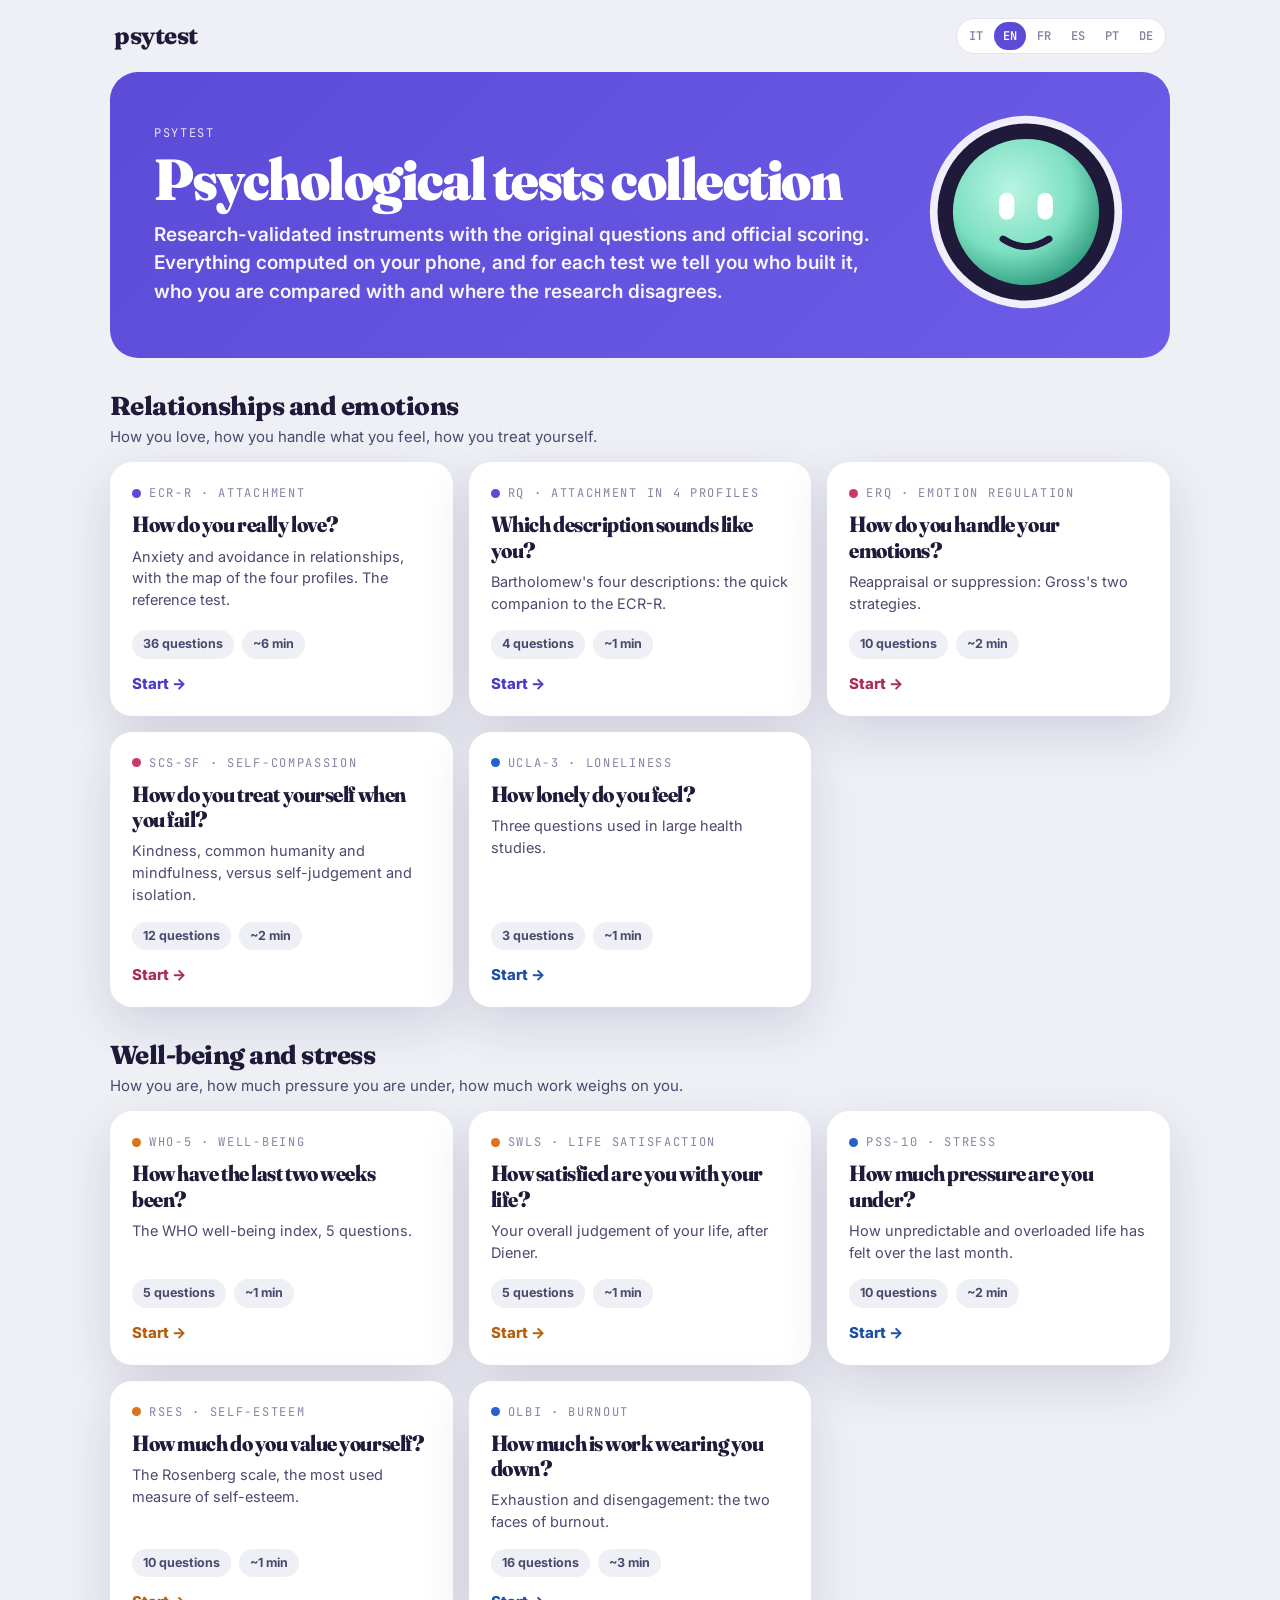
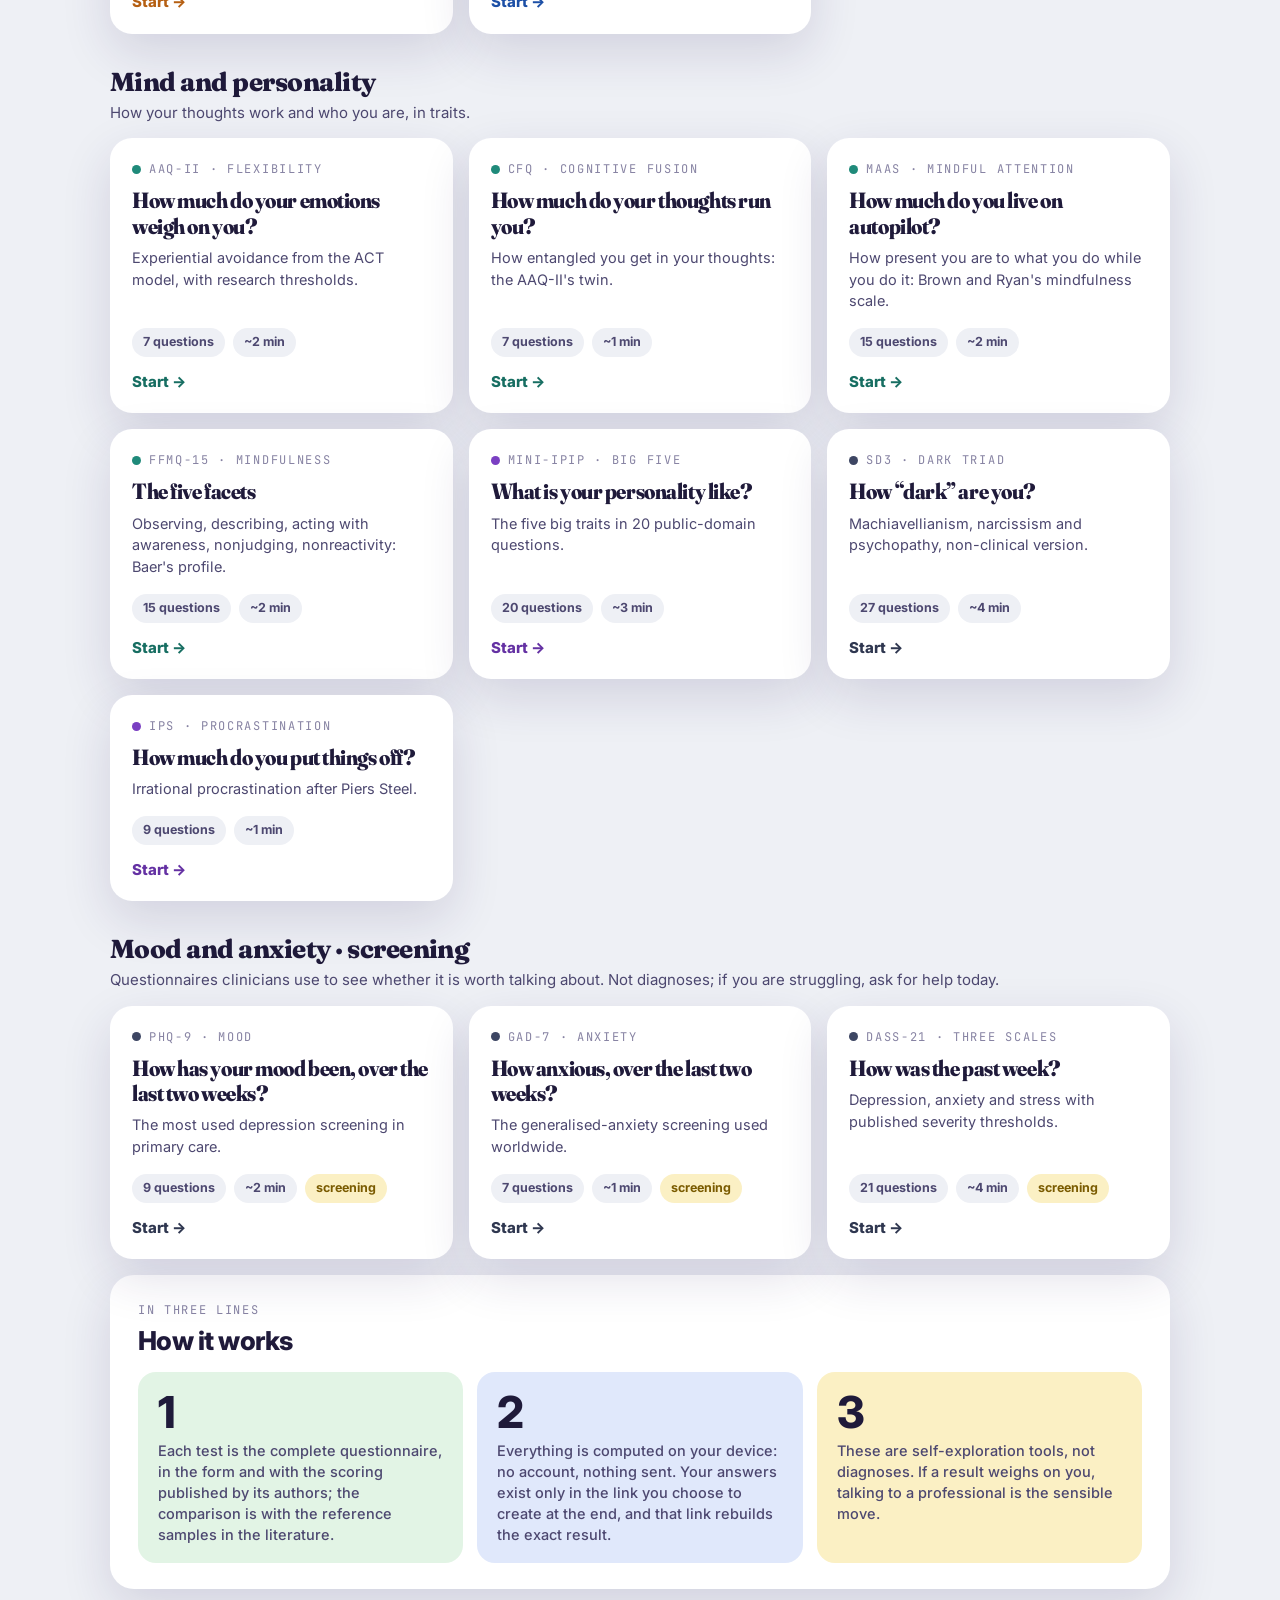
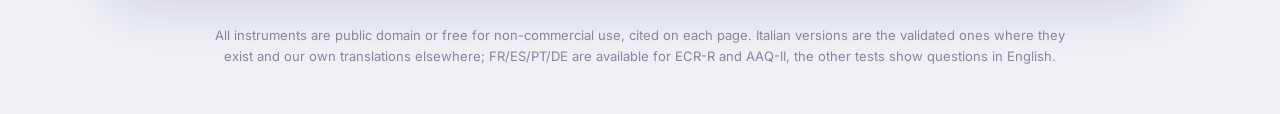
<file: index.html>
<!DOCTYPE html>
<html lang="it">
<head>
<meta charset="UTF-8">
<meta name="viewport" content="width=device-width, initial-scale=1.0">
<title>psytest</title>
<meta name="description" content="Test psicologici validati, calcolati sul tuo dispositivo, con risultato condivisibile: attaccamento, personalità, benessere, stress, umore.">
<meta name="robots" content="noindex, nofollow">
<link rel="preconnect" href="https://fonts.googleapis.com">
<link rel="preconnect" href="https://fonts.gstatic.com" crossorigin>
<link href="https://fonts.googleapis.com/css2?family=Fraunces:opsz,wght,SOFT@9..144,700..900,0..100&family=Inter:wght@400;500;600;700;800&family=JetBrains+Mono:wght@500;600&display=swap" rel="stylesheet">
<link rel="stylesheet" href="psy/app.css">
</head>
<body>
<div class="top"><a class="brand" href="index.html">psytest</a><span id="langPick"></span></div>
<main class="wrap">
<section class="hub-hero"><div><div class="k" style="color:rgba(255,255,255,.85)">psytest</div><h1 id="title"></h1><p id="lede"></p></div><div id="hubMascot"></div></section>
<div id="groups"></div>
<div class="card"><div class="k" id="howK"></div><h2 id="howT"></h2><div class="tiles" id="how"></div></div>
<p class="foot" id="foot"></p>
</main>

<script src="lang/i18n.js"></script>
<script src="psy/app.js"></script>
<script>
(function(){
  const $=id=>document.getElementById(id);
  const UI={
    it:{title:"Test psicologici collection",lede:"Strumenti validati dalla ricerca, con le domande originali e il punteggio ufficiale. Tutto calcolato sul tuo telefono, e per ogni test ti diciamo chi l'ha costruito, con chi ti confronti e dove la ricerca non è d'accordo.",start:"Inizia",q:"domande",min:"min",
      howK:"In tre righe",screen:"screening",howT:"Come funziona",how:["Ogni test è il questionario completo, nella forma e con lo scoring pubblicati dagli autori; il confronto è con i campioni di riferimento della letteratura.","Tutto viene calcolato sul tuo dispositivo: nessun account, nessun invio. Le risposte esistono solo nel link che scegli di creare alla fine, e quel link ricostruisce esattamente il risultato.","Sono strumenti di auto-esplorazione, non diagnosi. Se un risultato ti pesa, parlarne con un professionista è la mossa sensata."],
      foot:"Tutti gli strumenti sono di pubblico dominio o liberi per uso non commerciale, citati in ogni pagina. Le versioni italiane sono quelle validate dove esistono (AAQ-II, PHQ-9, GAD-7, WHO-5, RSES, SWLS, PSS-10, ERQ, CFQ) e traduzioni proprie altrove (MAAS, FFMQ-15 comprese); FR/ES/PT/DE sono disponibili per ECR-R e AAQ-II, gli altri test mostrano le domande in inglese."},
    en:{title:"Psychological tests collection",lede:"Research-validated instruments with the original questions and official scoring. Everything computed on your phone, and for each test we tell you who built it, who you are compared with and where the research disagrees.",start:"Start",q:"questions",min:"min",
      howK:"In three lines",screen:"screening",howT:"How it works",how:["Each test is the complete questionnaire, in the form and with the scoring published by its authors; the comparison is with the reference samples in the literature.","Everything is computed on your device: no account, nothing sent. Your answers exist only in the link you choose to create at the end, and that link rebuilds the exact result.","These are self-exploration tools, not diagnoses. If a result weighs on you, talking to a professional is the sensible move."],
      foot:"All instruments are public domain or free for non-commercial use, cited on each page. Italian versions are the validated ones where they exist and our own translations elsewhere; FR/ES/PT/DE are available for ECR-R and AAQ-II, the other tests show questions in English."},
    fr:{title:"Tests psychologiques collection",lede:"Des outils validés par la recherche, avec les questions originales et le score officiel. Tout est calculé sur ton téléphone, résultat partageable par un lien.",start:"Commencer",q:"questions",min:"min",howK:"En trois lignes",screen:"dépistage",howT:"Comment ça marche",how:["Chaque test est le questionnaire complet, dans la forme et avec le score publiés par ses auteurs.","Tout est calculé sur ton appareil : pas de compte, rien d'envoyé. Tes réponses n'existent que dans le lien que tu choisis de créer à la fin.","Ce sont des outils d'auto-exploration, pas des diagnostics. Si un résultat te pèse, en parler à un professionnel est la démarche sensée."],foot:"Instruments du domaine public ou libres pour usage non commercial, cités sur chaque page. FR disponible pour ECR-R et AAQ-II ; les autres tests affichent les questions en anglais."},
    es:{title:"Tests psicológicos collection",lede:"Instrumentos validados por la investigación, con las preguntas originales y la puntuación oficial. Todo se calcula en tu teléfono, resultado compartible con un enlace.",start:"Empezar",q:"preguntas",min:"min",howK:"En tres líneas",screen:"cribado",howT:"Cómo funciona",how:["Cada test es el cuestionario completo, en la forma y con la puntuación publicadas por sus autores.","Todo se calcula en tu dispositivo: sin cuenta, sin envíos. Tus respuestas existen solo en el enlace que decidas crear al final.","Son herramientas de autoexploración, no diagnósticos. Si un resultado te pesa, hablarlo con un profesional es lo sensato."],foot:"Instrumentos de dominio público o libres para uso no comercial, citados en cada página. ES disponible para ECR-R y AAQ-II; los demás tests muestran las preguntas en inglés."},
    pt:{title:"Testes psicológicos collection",lede:"Instrumentos validados pela pesquisa, com as perguntas originais e a pontuação oficial. Tudo calculado no seu celular, resultado compartilhável por link.",start:"Começar",q:"perguntas",min:"min",howK:"Em três linhas",screen:"triagem",howT:"Como funciona",how:["Cada teste é o questionário completo, na forma e com a pontuação publicadas pelos autores.","Tudo é calculado no seu dispositivo: sem conta, sem envio. Suas respostas existem só no link que você escolher criar no fim.","São ferramentas de autoexploração, não diagnósticos. Se um resultado pesa, conversar com um profissional é o passo sensato."],foot:"Instrumentos de domínio público ou livres para uso não comercial, citados em cada página. PT disponível para ECR-R e AAQ-II; os outros testes mostram as perguntas em inglês."},
    de:{title:"Psychologische Tests collection",lede:"Von der Forschung validierte Instrumente mit den Originalfragen und der offiziellen Auswertung. Alles auf deinem Handy berechnet, Ergebnis per Link teilbar.",start:"Starten",q:"Fragen",min:"Min.",howK:"In drei Zeilen",screen:"Screening",howT:"So funktioniert es",how:["Jeder Test ist der vollständige Fragebogen, in der Form und mit der Auswertung, die die Autoren veröffentlicht haben.","Alles wird auf deinem Gerät berechnet: kein Konto, nichts wird gesendet. Deine Antworten existieren nur im Link, den du am Ende erstellen möchtest.","Das sind Werkzeuge zur Selbsterkundung, keine Diagnosen. Wenn dich ein Ergebnis belastet, ist ein Gespräch mit einer Fachperson der vernünftige Schritt."],foot:"Gemeinfreie oder für nicht-kommerzielle Nutzung freie Instrumente, auf jeder Seite zitiert. DE verfügbar für ECR-R und AAQ-II; die anderen Tests zeigen die Fragen auf Englisch."}
  };
  // registro dei test: h = pagina, n = domande, m = minuti
  const REG={
    it:[
      {h:"Relazioni ed emozioni",sub:"Come ami, come gestisci quello che provi, come ti tratti.",tests:[
        {h:"test.html?t=ecrr",k:"ECR-R · Attaccamento",t:"Come ami, davvero?",d:"Ansia ed evitamento nelle relazioni, con la mappa dei quattro profili. Il test di riferimento.",n:36,m:6},
        {h:"test.html?t=rq",k:"RQ · Attaccamento in 4 profili",t:"Quale descrizione ti somiglia?",d:"Le quattro descrizioni di Bartholomew: il complemento veloce dell'ECR-R.",n:4,m:1},
        {h:"test.html?t=erq",k:"ERQ · Regolazione emotiva",t:"Come gestisci le emozioni?",d:"Rivalutazione o soppressione: le due strategie di Gross.",n:10,m:2,theme:"rose"},
        {h:"test.html?t=scssf",k:"SCS-SF · Auto-compassione",t:"Come ti tratti quando sbagli?",d:"Gentilezza, umanità condivisa e presenza mentale, contro autocritica e isolamento.",n:12,m:2,theme:"rose"},
        {h:"test.html?t=ucla3",k:"UCLA-3 · Solitudine",t:"Quanto ti senti solo?",d:"Tre domande usate nei grandi studi sulla salute.",n:3,m:1,theme:"ocean"}]},
      {h:"Benessere e stress",sub:"Come stai, quanto sei sotto pressione, quanto ti pesa il lavoro.",tests:[
        {h:"test.html?t=who5",k:"WHO-5 · Benessere",t:"Come sono andate le ultime due settimane?",d:"L'indice di benessere dell'OMS, 5 domande.",n:5,m:1,theme:"sun"},
        {h:"test.html?t=swls",k:"SWLS · Soddisfazione",t:"Quanto sei soddisfatto della tua vita?",d:"Il giudizio complessivo sulla tua vita, secondo Diener.",n:5,m:1,theme:"sun"},
        {h:"test.html?t=pss10",k:"PSS-10 · Stress",t:"Quanto ti senti sotto pressione?",d:"Quanto la vita è sembrata imprevedibile e sovraccarica nell'ultimo mese.",n:10,m:2,theme:"ocean"},
        {h:"test.html?t=rses",k:"RSES · Autostima",t:"Quanto ti stimi?",d:"La scala di Rosenberg, la misura di autostima più usata al mondo.",n:10,m:1,theme:"sun"},
        {h:"test.html?t=olbi",k:"OLBI · Burnout",t:"Quanto ti sta consumando il lavoro?",d:"Esaurimento e disimpegno: le due facce del burnout.",n:16,m:3,theme:"ocean"}]},
      {h:"Mente e personalità",sub:"Come funzionano i tuoi pensieri e chi sei, in tratti.",tests:[
        {h:"test.html?t=aaq",k:"AAQ-II · Flessibilità",t:"Quanto ti pesano le emozioni?",d:"L'evitamento esperienziale del modello ACT, con le soglie di ricerca.",n:7,m:2,theme:"teal"},
        {h:"test.html?t=cfq",k:"CFQ · Fusione cognitiva",t:"Quanto ti credono i tuoi pensieri?",d:"Quanto resti intrappolato nei pensieri: il gemello dell'AAQ-II.",n:7,m:1,theme:"teal"},
        {h:"test.html?t=maas",k:"MAAS · Presenza mentale",t:"Quanto vivi col pilota automatico?",d:"Quanto sei attento a quello che fai mentre lo fai: la scala di mindfulness di Brown e Ryan.",n:15,m:2,theme:"teal"},
        {h:"test.html?t=ffmq15",k:"FFMQ-15 · Mindfulness",t:"Le cinque sfaccettature",d:"Osservare, descrivere, agire con consapevolezza, non giudicare, non reagire: il profilo di Baer.",n:15,m:2,theme:"teal"},
        {h:"test.html?t=miniipip",k:"Mini-IPIP · Big Five",t:"Che personalità hai?",d:"I cinque grandi tratti in 20 domande di pubblico dominio.",n:20,m:3,theme:"plum"},
        {h:"test.html?t=sd3",k:"SD3 · Triade oscura",t:"Quanto sei «oscuro»?",d:"Machiavellismo, narcisismo e psicopatia, in versione non clinica.",n:27,m:4,theme:"slate"},
        {h:"test.html?t=ips",k:"IPS · Procrastinazione",t:"Quanto rimandi?",d:"La procrastinazione irrazionale secondo Piers Steel.",n:9,m:1,theme:"plum"}]},
      {h:"Umore e ansia · screening",sub:"Questionari usati dai medici per capire se vale la pena parlarne. Non sono diagnosi; se stai male, chiedi aiuto oggi.",tests:[
        {h:"test.html?t=phq9",k:"PHQ-9 · Umore",t:"Come va l'umore, nelle ultime due settimane?",d:"Lo screening per la depressione più usato nella medicina di base.",n:9,m:2,warn:1,theme:"slate"},
        {h:"test.html?t=gad7",k:"GAD-7 · Ansia",t:"Quanta ansia, nelle ultime due settimane?",d:"Lo screening per l'ansia generalizzata usato in tutto il mondo.",n:7,m:1,warn:1,theme:"slate"},
        {h:"test.html?t=dass21",k:"DASS-21 · Tre scale",t:"Com'è andata l'ultima settimana?",d:"Depressione, ansia e stress con le soglie di gravità pubblicate.",n:21,m:4,warn:1,theme:"slate"}]}
    ],
    en:[
      {h:"Relationships and emotions",sub:"How you love, how you handle what you feel, how you treat yourself.",tests:[
        {h:"test.html?t=ecrr",k:"ECR-R · Attachment",t:"How do you really love?",d:"Anxiety and avoidance in relationships, with the map of the four profiles. The reference test.",n:36,m:6},
        {h:"test.html?t=rq",k:"RQ · Attachment in 4 profiles",t:"Which description sounds like you?",d:"Bartholomew's four descriptions: the quick companion to the ECR-R.",n:4,m:1},
        {h:"test.html?t=erq",k:"ERQ · Emotion regulation",t:"How do you handle your emotions?",d:"Reappraisal or suppression: Gross's two strategies.",n:10,m:2,theme:"rose"},
        {h:"test.html?t=scssf",k:"SCS-SF · Self-compassion",t:"How do you treat yourself when you fail?",d:"Kindness, common humanity and mindfulness, versus self-judgement and isolation.",n:12,m:2,theme:"rose"},
        {h:"test.html?t=ucla3",k:"UCLA-3 · Loneliness",t:"How lonely do you feel?",d:"Three questions used in large health studies.",n:3,m:1,theme:"ocean"}]},
      {h:"Well-being and stress",sub:"How you are, how much pressure you are under, how much work weighs on you.",tests:[
        {h:"test.html?t=who5",k:"WHO-5 · Well-being",t:"How have the last two weeks been?",d:"The WHO well-being index, 5 questions.",n:5,m:1,theme:"sun"},
        {h:"test.html?t=swls",k:"SWLS · Life satisfaction",t:"How satisfied are you with your life?",d:"Your overall judgement of your life, after Diener.",n:5,m:1,theme:"sun"},
        {h:"test.html?t=pss10",k:"PSS-10 · Stress",t:"How much pressure are you under?",d:"How unpredictable and overloaded life has felt over the last month.",n:10,m:2,theme:"ocean"},
        {h:"test.html?t=rses",k:"RSES · Self-esteem",t:"How much do you value yourself?",d:"The Rosenberg scale, the most used measure of self-esteem.",n:10,m:1,theme:"sun"},
        {h:"test.html?t=olbi",k:"OLBI · Burnout",t:"How much is work wearing you down?",d:"Exhaustion and disengagement: the two faces of burnout.",n:16,m:3,theme:"ocean"}]},
      {h:"Mind and personality",sub:"How your thoughts work and who you are, in traits.",tests:[
        {h:"test.html?t=aaq",k:"AAQ-II · Flexibility",t:"How much do your emotions weigh on you?",d:"Experiential avoidance from the ACT model, with research thresholds.",n:7,m:2,theme:"teal"},
        {h:"test.html?t=cfq",k:"CFQ · Cognitive fusion",t:"How much do your thoughts run you?",d:"How entangled you get in your thoughts: the AAQ-II's twin.",n:7,m:1,theme:"teal"},
        {h:"test.html?t=maas",k:"MAAS · Mindful attention",t:"How much do you live on autopilot?",d:"How present you are to what you do while you do it: Brown and Ryan's mindfulness scale.",n:15,m:2,theme:"teal"},
        {h:"test.html?t=ffmq15",k:"FFMQ-15 · Mindfulness",t:"The five facets",d:"Observing, describing, acting with awareness, nonjudging, nonreactivity: Baer's profile.",n:15,m:2,theme:"teal"},
        {h:"test.html?t=miniipip",k:"Mini-IPIP · Big Five",t:"What is your personality like?",d:"The five big traits in 20 public-domain questions.",n:20,m:3,theme:"plum"},
        {h:"test.html?t=sd3",k:"SD3 · Dark triad",t:"How “dark” are you?",d:"Machiavellianism, narcissism and psychopathy, non-clinical version.",n:27,m:4,theme:"slate"},
        {h:"test.html?t=ips",k:"IPS · Procrastination",t:"How much do you put things off?",d:"Irrational procrastination after Piers Steel.",n:9,m:1,theme:"plum"}]},
      {h:"Mood and anxiety · screening",sub:"Questionnaires clinicians use to see whether it is worth talking about. Not diagnoses; if you are struggling, ask for help today.",tests:[
        {h:"test.html?t=phq9",k:"PHQ-9 · Mood",t:"How has your mood been, over the last two weeks?",d:"The most used depression screening in primary care.",n:9,m:2,warn:1,theme:"slate"},
        {h:"test.html?t=gad7",k:"GAD-7 · Anxiety",t:"How anxious, over the last two weeks?",d:"The generalised-anxiety screening used worldwide.",n:7,m:1,warn:1,theme:"slate"},
        {h:"test.html?t=dass21",k:"DASS-21 · Three scales",t:"How was the past week?",d:"Depression, anxiety and stress with published severity thresholds.",n:21,m:4,warn:1,theme:"slate"}]}
    ]
  };
  function render(){
    const L=window.ZI18N?window.ZI18N.get():"it", u=UI[L]||UI.it, reg=REG[L]||REG.en;
    document.documentElement.lang=L;
    $("title").textContent=u.title; $("lede").textContent=u.lede;
    $("groups").innerHTML=reg.map(g=>`<section class="group"><div class="gh"><h2>${g.h}</h2></div><p class="gsub">${g.sub}</p><div class="tests">${g.tests.map(t=>`<a class="tc" href="${t.h}"${t.theme?` data-theme="${t.theme}"`:""}><div class="k"><i></i>${t.k}</div><h3>${t.t}</h3><p>${t.d}</p><div class="meta"><span>${t.n} ${u.q}</span><span>~${t.m} ${u.min}</span>${t.warn?`<span class="warn">${u.screen}</span>`:""}</div><div class="go">${u.start} →</div></a>`).join("")}</div></section>`).join("");
    $("hubMascot").innerHTML=PSY.mascot("smile");
    $("howK").textContent=u.howK; $("howT").textContent=u.howT; $("how").innerHTML=u.how.map((p,i)=>`<div class="tile ${["green","blue","yellow"][i%3]}"><div class="n">${i+1}</div><p>${p}</p></div>`).join("");
    $("foot").textContent=u.foot;
    if(window.ZI18N) window.ZI18N.decorate();
  }
  if(window.ZI18N) window.ZI18N.mount($("langPick"));
  window.addEventListener("zlangchange",render);
  render();
})();
</script>
</body>
</html>
</file>
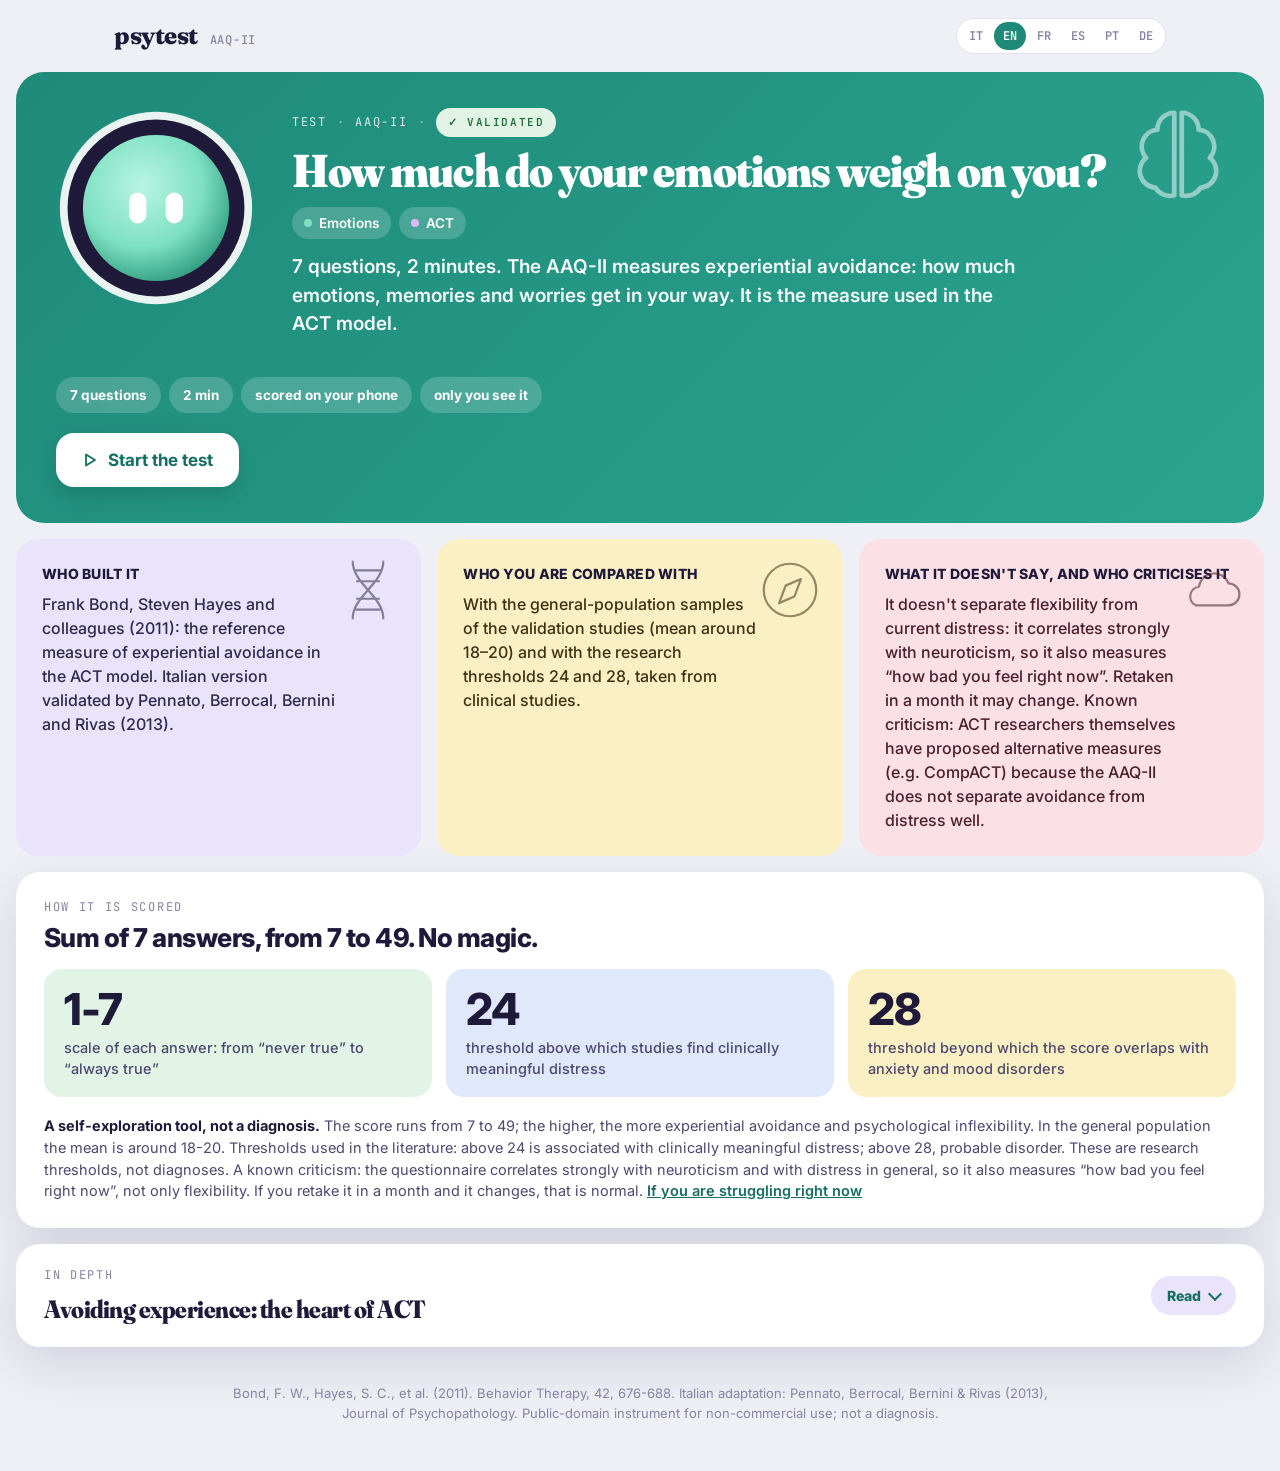
<file: aaq-ii.html>
<!DOCTYPE html><html lang="it"><head><meta charset="UTF-8"><meta name="robots" content="noindex, nofollow"><title>psytest</title>
<script>(function(){var q=new URLSearchParams(location.search);q.set("t","aaq");location.replace("test.html?"+q.toString());})();</script>
</head><body><a href="test.html?t=aaq">psytest</a></body></html>
</file>
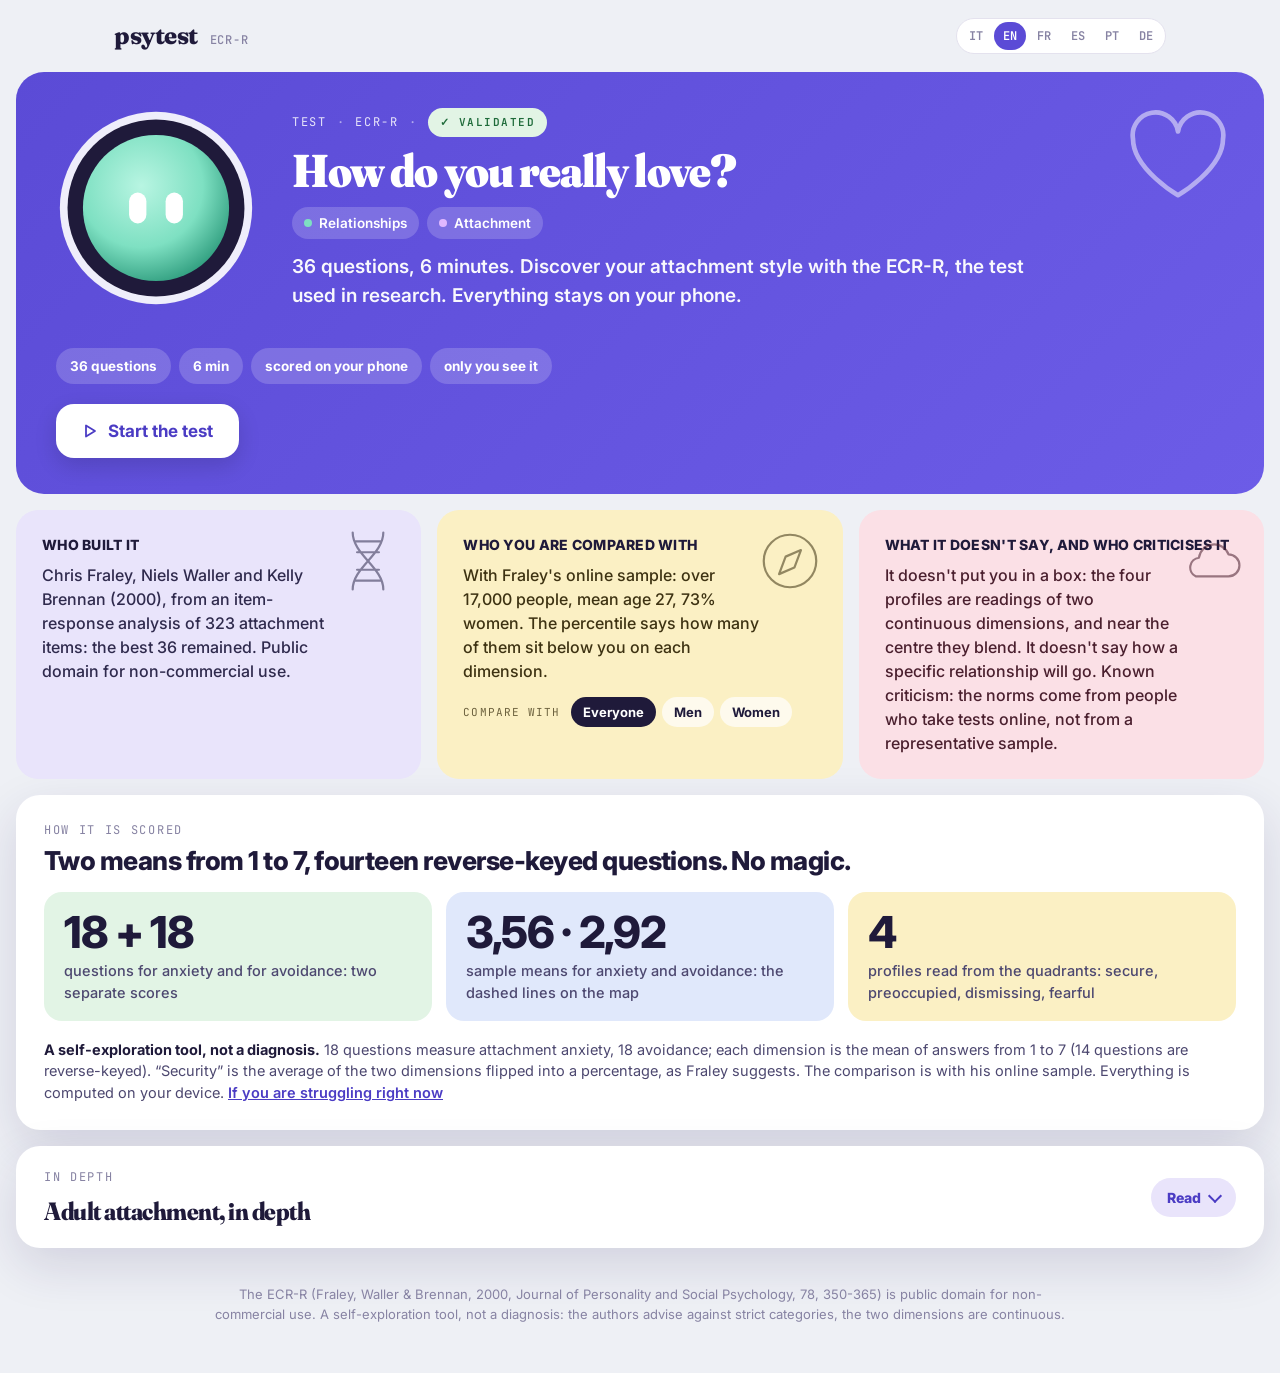
<file: ecr-r.html>
<!DOCTYPE html><html lang="it"><head><meta charset="UTF-8"><meta name="robots" content="noindex, nofollow"><title>psytest</title>
<script>(function(){var q=new URLSearchParams(location.search);q.set("t","ecrr");location.replace("test.html?"+q.toString());})();</script>
</head><body><a href="test.html?t=ecrr">psytest</a></body></html>
</file>
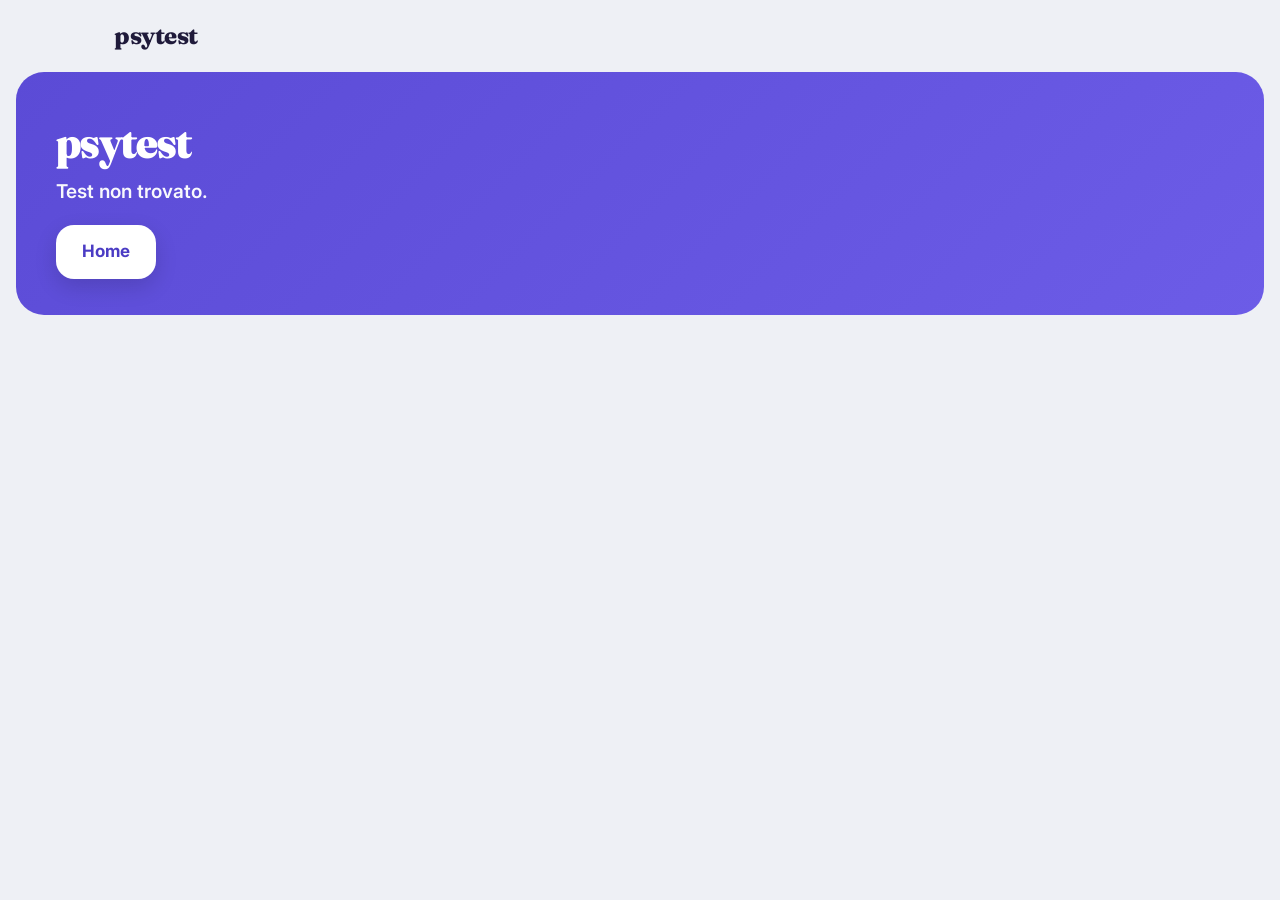
<file: test.html>
<!DOCTYPE html>
<html lang="it">
<head>
<meta charset="UTF-8">
<meta name="viewport" content="width=device-width, initial-scale=1.0">
<title>psytest</title>
<meta name="description" content="Test psicologici validati, calcolati sul tuo dispositivo, con risultato condivisibile.">
<meta name="robots" content="noindex, nofollow">
<link rel="preconnect" href="https://fonts.googleapis.com">
<link rel="preconnect" href="https://fonts.gstatic.com" crossorigin>
<link href="https://fonts.googleapis.com/css2?family=Fraunces:opsz,wght,SOFT@9..144,700..900,0..100&family=Inter:wght@400;500;600;700;800&family=JetBrains+Mono:wght@500;600&display=swap" rel="stylesheet">
<link rel="stylesheet" href="psy/app.css">
</head>
<body>
<div class="top"><a class="brand" href="index.html">psytest<small id="brandSub"></small></a><span id="langPick"></span></div>
<main class="stage" id="app"></main>
<p class="foot" id="footTxt"></p>
<script src="lang/i18n.js"></script>
<script src="psy/app.js"></script>
<script src="psy/generic.js"></script>
</body>
</html>
</file>
<file: psy/app.css>
/* ============================================================
   PSYTEST · APP — stile "scheda + finestra"
   Pagina chiara; hero viola con mascotte, kicker mono, titolo serif
   (Fraunces), tag e chip; tre card pastello (chi l'ha costruito /
   con chi ti confronti / cosa non dice); card "come si calcola" con
   tre numeri; il test si apre in una finestra viola sopra la pagina
   (sfondo sfocato) con le opzioni a riquadri e cerchi numerati
   colorati; risultato in pagina, stesse card.
   ============================================================ */
:root{
  --bg:#eef0f5;--card:#fff;--ink:#1f1a3a;--ink2:#4d4870;--ink3:#8783a3;--line:#e4e2ee;
  --pur:#5b4bd6;--pur2:#6c5ce7;--pur-d:#4b3cc4;--on-pur:#fff;--pur-chip:rgba(255,255,255,.18);
  --lilac:#e9e4fb;--lilac-t:#4b3cc4;--yellow:#fbf0c4;--yellow-t:#7a5b00;--pink:#fbe0e6;--pink-t:#8a2a4a;--green:#e2f4e5;--green-t:#1f6b3a;--blue:#e0e8fb;--blue-t:#1d3f9e;
  --mint:#7ee0c2;--mint-d:#2e9c7d;
  --o1:#e8618c;--o2:#e07a3f;--o3:#e6b422;--o4:#6b9be8;--o5:#5cb87a;--o6:#8b6be8;--o7:#3fb8b0;--o8:#c26bd6;--o9:#9aa3b2;
  --font:'Inter',system-ui,-apple-system,Segoe UI,sans-serif;--serif:'Fraunces',Georgia,serif;--mono:'JetBrains Mono','Courier New',monospace;
  --shadow:0 18px 50px rgba(40,30,90,.14);
}
[data-theme="teal"]{--pur:#1f8a7a;--pur2:#2aa48f;--pur-d:#176e62}
[data-theme="sun"]{--pur:#d9741f;--pur2:#e88a2e;--pur-d:#b55f12}
[data-theme="ocean"]{--pur:#2461c8;--pur2:#3574dd;--pur-d:#1c4fa6}
[data-theme="rose"]{--pur:#c9386d;--pur2:#dc4a80;--pur-d:#a92c5a}
[data-theme="plum"]{--pur:#7a3fc2;--pur2:#8c4fd6;--pur-d:#6431a3}
[data-theme="slate"]{--pur:#3d4663;--pur2:#4b5578;--pur-d:#2f3750}

*{box-sizing:border-box}
html{scroll-behavior:smooth}
body{margin:0;font-family:var(--font);color:var(--ink);background:var(--bg);min-height:100vh;padding:0 16px;padding-block:0 48px;line-height:1.5;-webkit-text-size-adjust:100%}
::selection{background:var(--pur);color:#fff}
:focus-visible{outline:3px solid var(--pur);outline-offset:2px}
a{color:var(--pur-d)}
b,strong{font-weight:700}
.wrap{max-width:1060px;margin:0 auto}

/* barra in alto */
.top{max-width:1060px;margin:0 auto;display:flex;justify-content:space-between;align-items:center;padding:18px 4px;gap:12px}
.top .brand{font-family:var(--serif);font-weight:800;font-size:24px;letter-spacing:-.02em;color:var(--ink);text-decoration:none}
.top .brand small{font-family:var(--mono);font-weight:500;font-size:12px;color:var(--ink3);margin-left:12px;letter-spacing:.06em;text-transform:uppercase}
@media(max-width:600px){.top .brand small{display:none}}
.zlang-picker{display:inline-flex;gap:2px;background:#fff;border:1px solid var(--line);border-radius:999px;padding:3px}
.zlang-btn{border:0;background:transparent;color:var(--ink3);font-family:var(--mono);font-weight:600;font-size:12px;padding:6px 9px;border-radius:999px;cursor:pointer}
.zlang-btn:hover{color:var(--ink)}
.zlang-btn.on{background:var(--pur);color:#fff}

/* mono kicker */
.k{font-family:var(--mono);font-size:12px;letter-spacing:.14em;text-transform:uppercase;color:var(--ink3)}

/* hero */
.hero{position:relative;background:linear-gradient(135deg,var(--pur),var(--pur2));color:var(--on-pur);border-radius:28px;padding:36px 40px;display:grid;grid-template-columns:200px 1fr;gap:20px 36px;align-items:start;overflow:hidden}
@media(max-width:700px){.hero{grid-template-columns:1fr;padding:26px 22px}}
.hero .mascot{width:200px;height:200px}
@media(max-width:700px){.hero .mascot{width:120px;height:120px}}
.hero .k{color:rgba(255,255,255,.85);display:flex;align-items:center;gap:10px;flex-wrap:wrap}
.hero .k .sep{opacity:.6}
.hero h1{font-family:var(--serif);font-weight:900;font-size:clamp(30px,4.6vw,46px);line-height:1.05;letter-spacing:-.02em;margin:10px 0 12px;text-wrap:balance;font-variation-settings:"opsz" 144,"SOFT" 40}
.hero .lede{font-size:clamp(16px,1.6vw,19px);font-weight:600;line-height:1.5;margin:0 0 18px;max-width:62ch;opacity:.96}
.hero .full{grid-column:1/-1}
.badge{display:inline-flex;align-items:center;gap:6px;font-family:var(--mono);font-size:11px;letter-spacing:.14em;text-transform:uppercase;background:var(--green);color:var(--green-t);border-radius:999px;padding:6px 12px;font-weight:600}
.tags{display:flex;gap:8px;flex-wrap:wrap;margin:0 0 14px}
.tag{display:inline-flex;align-items:center;gap:7px;background:var(--pur-chip);color:#fff;border-radius:999px;padding:6px 12px;font-size:13.5px;font-weight:600}
.tag i{width:8px;height:8px;border-radius:50%;display:inline-block;background:var(--mint)}
.tag i.p{background:#e0b8ff}
.chips{display:flex;gap:8px;flex-wrap:wrap;margin:0 0 20px}
.chip{background:var(--pur-chip);color:#fff;border-radius:999px;padding:8px 14px;font-size:13.5px;font-weight:700}
.hero .deco{position:absolute;top:22px;right:26px;width:120px;height:120px;opacity:.5;pointer-events:none}
.hero .deco svg{width:100%;height:100%;fill:none;stroke:#fff;stroke-width:2.5;stroke-linecap:round;stroke-linejoin:round}
@media(max-width:700px){.hero .deco{width:72px;height:72px;top:14px;right:16px}}
.btn{display:inline-flex;align-items:center;justify-content:center;gap:10px;min-height:54px;padding:0 26px;border-radius:18px;border:0;font-family:var(--font);font-weight:700;font-size:17px;background:#fff;color:var(--pur-d);cursor:pointer;text-decoration:none;box-shadow:0 8px 22px rgba(0,0,0,.14);transition:transform .08s,box-shadow .12s}
.btn:hover{box-shadow:0 12px 28px rgba(0,0,0,.2)}
.btn:active{transform:translateY(1px)}
.btn svg{width:16px;height:16px;fill:currentColor}
.btn.purple{background:var(--pur);color:#fff}
.btn.ghost{background:var(--lilac);color:var(--lilac-t);box-shadow:none;font-size:15px;min-height:48px}
.btn.ghost:hover{background:#ded7f8}
.btn[disabled]{opacity:.45;cursor:default}

/* card pastello */
.cards3{display:grid;grid-template-columns:repeat(3,1fr);gap:16px;margin-top:16px}
@media(max-width:800px){.cards3{grid-template-columns:1fr}}
.pc{position:relative;border-radius:22px;padding:24px 26px;overflow:hidden;line-height:1.5}
.pc .k{margin-bottom:8px;font-family:var(--font);font-weight:800;font-size:14px;letter-spacing:.02em;text-transform:uppercase;color:var(--ink)}
.pc p{margin:0;font-size:16px;font-weight:500;padding-right:56px}
.pc .ico{position:absolute;top:16px;right:18px;width:70px;height:70px;opacity:.55}
.pc .ico svg{width:100%;height:100%;fill:none;stroke:currentColor;stroke-width:2;stroke-linecap:round;stroke-linejoin:round}
.pc.lilac{background:var(--lilac);color:#2f2a4d}
.pc.yellow{background:var(--yellow);color:#3d3212}
.pc.pink{background:var(--pink);color:#4a1f2e}
.pc.green{background:var(--green);color:#173d25}
.pc.blue{background:var(--blue);color:#1b2a5a}

/* toggle confronto uomini/donne */
.segtoggle{display:flex;align-items:center;gap:6px;flex-wrap:wrap;margin-top:14px;position:relative;z-index:1}
.segtoggle .sl{font-family:var(--mono);font-size:11px;letter-spacing:.1em;text-transform:uppercase;color:inherit;opacity:.75;margin-right:4px}
.segtoggle button{border:0;background:rgba(255,255,255,.7);color:var(--ink);font-family:var(--font);font-weight:700;font-size:13px;padding:7px 12px;border-radius:999px;cursor:pointer}
.segtoggle button.on{background:var(--ink);color:#fff}

/* card bianca */
.card{background:var(--card);border-radius:24px;padding:26px 28px;box-shadow:var(--shadow);margin-top:16px}
@media(max-width:600px){.card{padding:20px 18px;border-radius:20px}}
.card .k{margin-bottom:6px}
.card h2{font-family:var(--font);font-weight:800;font-size:clamp(20px,2.6vw,26px);letter-spacing:-.02em;margin:0 0 16px;line-height:1.2}
.tiles{display:grid;grid-template-columns:repeat(3,1fr);gap:14px}
@media(max-width:700px){.tiles{grid-template-columns:1fr}}
.tile{border-radius:18px;padding:18px 20px}
.tile .n{font-weight:800;font-size:44px;letter-spacing:-.03em;line-height:1;margin-bottom:6px;color:var(--ink)}
.tile p{margin:0;font-size:14.5px;color:var(--ink2);font-weight:500;line-height:1.45}
.tile.green{background:var(--green)}.tile.blue{background:var(--blue)}.tile.yellow{background:var(--yellow)}.tile.pink{background:var(--pink)}.tile.lilac{background:var(--lilac)}
.disc{font-size:14.5px;color:var(--ink2);margin:18px 0 0;line-height:1.5}
.disc b{color:var(--ink)}
.disc a{font-weight:600}

/* ---------- finestra del test ---------- */
.overlay{position:fixed;inset:0;background:rgba(30,25,60,.45);backdrop-filter:blur(10px);-webkit-backdrop-filter:blur(10px);display:none;align-items:center;justify-content:center;padding:16px;z-index:50}
.overlay.on{display:flex}
body.locked{overflow:hidden}
.quiz{width:min(1000px,100%);max-height:calc(100vh - 32px);overflow:auto;background:linear-gradient(135deg,var(--pur),var(--pur2));color:#fff;border-radius:32px;padding:28px 30px 26px;box-shadow:0 40px 90px rgba(20,10,60,.5);animation:pop .22s cubic-bezier(.2,.8,.2,1)}
@media(max-width:600px){.quiz{padding:18px 16px 16px;border-radius:24px}}
@keyframes pop{from{opacity:0;transform:translateY(10px) scale(.985)}to{opacity:1;transform:none}}
.qhead{display:grid;grid-template-columns:auto 1fr auto;align-items:center;gap:16px;margin-bottom:22px}
.qhead .k{color:rgba(255,255,255,.9)}
.segs{display:flex;gap:4px;justify-content:center;flex-wrap:wrap}
.segs i{display:block;width:22px;height:8px;border-radius:999px;background:rgba(255,255,255,.28)}
.segs i.done{background:rgba(255,255,255,.75)}
.segs i.cur{background:#ffd54a}
@media(max-width:600px){.segs i{width:12px;height:6px}.qhead{grid-template-columns:1fr auto}.qhead .segs{grid-column:1/-1;order:3}}
.xbtn{width:56px;height:56px;border-radius:16px;border:0;background:rgba(255,255,255,.18);color:#fff;cursor:pointer;display:grid;place-items:center}
.xbtn svg{width:20px;height:20px;stroke:#fff;stroke-width:2.5;fill:none;stroke-linecap:round}
.xbtn:hover{background:rgba(255,255,255,.28)}
.qcard{background:#fff;color:var(--ink);border-radius:24px;padding:26px 30px;display:grid;grid-template-columns:auto 1fr;gap:12px 24px;align-items:center}
@media(max-width:600px){.qcard{grid-template-columns:1fr;padding:20px 18px}}
.qcard .mascot{width:120px;height:120px}
@media(max-width:600px){.qcard .mascot{width:72px;height:72px}}
.qcard .q{font-family:var(--serif);font-weight:800;font-size:clamp(20px,3vw,34px);line-height:1.15;letter-spacing:-.015em;margin:0;font-variation-settings:"opsz" 144,"SOFT" 30}
.qcard .sub{grid-column:1/-1;margin:0;color:var(--ink2);font-size:15.5px;font-weight:500;border-top:1px solid var(--line);padding-top:12px}
.opts{display:grid;gap:14px;margin-top:22px;grid-template-columns:repeat(var(--k,5),1fr)}
@media(max-width:820px){.opts{grid-template-columns:repeat(auto-fit,minmax(150px,1fr))}}
@media(max-width:480px){.opts{grid-template-columns:1fr 1fr;gap:10px}}
.opt{background:#fff;color:var(--ink);border:3px solid transparent;border-radius:22px;padding:24px 12px 22px;display:flex;flex-direction:column;align-items:center;gap:14px;font-family:var(--font);font-weight:700;font-size:16px;text-align:center;cursor:pointer;transition:transform .08s,border-color .12s,box-shadow .12s;line-height:1.25}
@media(max-width:480px){.opt{padding:16px 10px 14px;font-size:14px;gap:10px}}
.opt b{width:46px;height:46px;border-radius:50%;display:grid;place-items:center;color:#fff;font-size:18px;font-weight:800;flex:none}
.opt:hover{transform:translateY(-2px);box-shadow:0 12px 24px rgba(0,0,0,.18)}
.opt.on{border-color:#ffd54a;box-shadow:0 0 0 4px rgba(255,213,74,.35)}
.opt[data-c="1"] b{background:var(--o1)}.opt[data-c="2"] b{background:var(--o2)}.opt[data-c="3"] b{background:var(--o3)}.opt[data-c="4"] b{background:var(--o4)}.opt[data-c="5"] b{background:var(--o5)}.opt[data-c="6"] b{background:var(--o6)}.opt[data-c="7"] b{background:var(--o7)}.opt[data-c="8"] b{background:var(--o8)}.opt[data-c="9"] b{background:var(--o9)}
.qnav{display:flex;justify-content:space-between;align-items:center;gap:12px;margin-top:22px}
.qnav .k{color:rgba(255,255,255,.8);text-align:center}
.qnav .btn{background:rgba(255,255,255,.18);color:#fff;box-shadow:none;min-height:52px;font-size:16px}
.qnav .btn:hover{background:rgba(255,255,255,.28)}
.qnav .btn[disabled]{opacity:.4}
.qnav .btn.go{background:#fff;color:var(--pur-d)}
.qnav .btn svg{width:14px;height:14px}
@media(max-width:600px){.qnav .k{display:none}}
.help{background:#fff4e5;border:2px solid #ffd9a8;border-radius:18px;padding:14px 16px;font-size:14.5px;color:#6b3a0a;line-height:1.5;margin-top:16px}
.help b{display:block;color:#8a3d00;margin-bottom:4px}
.help a{color:#8a3d00;font-weight:700}

/* ---------- risultato ---------- */
.res-hero .k .sep{opacity:.6}
.score{display:grid;grid-template-columns:auto 1fr;gap:10px 28px;align-items:center}
@media(max-width:600px){.score{grid-template-columns:1fr}}
.bign{font-family:var(--serif);font-weight:900;font-size:clamp(64px,9vw,96px);line-height:1;letter-spacing:-.04em;color:var(--ink);font-variation-settings:"opsz" 144}
.bign small{font-family:var(--mono);font-size:14px;font-weight:500;letter-spacing:.08em;color:var(--ink3);margin-left:8px}
.bandname{font-family:var(--serif);font-weight:800;font-size:clamp(22px,3vw,30px);letter-spacing:-.02em;margin:0 0 6px;line-height:1.15}
.bandtxt{margin:0;color:var(--ink2);font-size:16px;line-height:1.55}
.ring{width:150px;height:150px;border-radius:50%;background:conic-gradient(var(--pur) 0 var(--p,50%),var(--lilac) var(--p,50%) 100%);display:grid;place-items:center;flex:none}
.ring div{width:114px;height:114px;border-radius:50%;background:#fff;display:grid;place-items:center;text-align:center;font-family:var(--serif);font-weight:900;font-size:30px;line-height:1;color:var(--ink)}
.ring div small{display:block;font-family:var(--mono);font-size:10px;color:var(--ink3);font-weight:500;margin-top:6px;letter-spacing:.1em}
.scale{position:relative;height:16px;border-radius:999px;background:var(--lilac);margin:22px 0 6px}
.scale em{position:absolute;top:-7px;width:30px;height:30px;border-radius:50%;background:var(--pur);border:4px solid #fff;box-shadow:0 4px 12px rgba(0,0,0,.2);transform:translateX(-50%)}
.scale-l{display:flex;justify-content:space-between;font-family:var(--mono);font-size:11px;color:var(--ink3)}
.bands{display:grid;gap:8px;margin:14px 0 0}
.bands span{font-size:13px;font-weight:600;color:var(--ink2);background:var(--bg);border-radius:12px;padding:10px 8px;text-align:center;line-height:1.25}
.bands span.on{background:var(--pur);color:#fff}
@media(max-width:600px){.bands{grid-template-columns:1fr 1fr!important}}
.dims{display:grid;gap:18px;margin-top:6px}
.dim .h{display:flex;justify-content:space-between;align-items:baseline;font-weight:700;font-size:15px;margin-bottom:8px}
.dim .h span:last-child{font-family:var(--mono);font-weight:500;color:var(--ink3);font-size:13px}
.dim .bar{height:14px;border-radius:999px;background:var(--lilac);position:relative}
.dim .bar i{display:block;height:100%;border-radius:999px;background:linear-gradient(90deg,var(--pur),var(--pur2))}
.dim .bar em{position:absolute;top:-5px;bottom:-5px;width:3px;background:var(--ink);opacity:.5;border-radius:2px}
.dim .bar em::after{content:attr(data-l);position:absolute;top:100%;left:50%;transform:translateX(-50%);font-style:normal;font-family:var(--mono);font-size:10px;color:var(--ink3);white-space:nowrap;margin-top:6px}
.dim .bandl{font-family:var(--mono);font-size:11px;letter-spacing:.1em;text-transform:uppercase;color:var(--pur-d);margin:22px 0 4px}
.dim .t{margin:0;color:var(--ink2);font-size:14.5px;line-height:1.5}
.dim.nolab .bandl{margin-top:10px}
.chipsrow{display:flex;gap:8px;flex-wrap:wrap;margin:16px 0 0}
.chipsrow span{border-radius:999px;padding:7px 12px;font-size:13px;font-weight:700;background:var(--lilac);color:var(--lilac-t)}
.chipsrow span.p{background:var(--pink);color:var(--pink-t)}
.desc{color:var(--ink2);font-size:16px;line-height:1.55;margin:16px 0 0}
.map{display:grid;grid-template-columns:minmax(0,320px) 1fr;gap:22px;align-items:center}
@media(max-width:640px){.map{grid-template-columns:1fr}}
.map svg{width:100%;max-width:320px;height:auto;display:block}
.map .grid line{stroke:var(--line);stroke-width:1}
.map .quad{fill:var(--lilac);opacity:0}.map .quad.on{opacity:1}
.map .frame{fill:none;stroke:var(--line);stroke-width:2}
.map .qlab{font-family:var(--mono);font-size:10px;letter-spacing:.06em;text-transform:uppercase;fill:var(--ink3)}.map .qlab.on{fill:var(--pur-d);font-weight:700}
.map .mean{stroke:var(--ink3);stroke-width:1.5;stroke-dasharray:4 4}
.map .axl{font-family:var(--mono);font-size:10px;fill:var(--ink3)}
.legend{font-size:14.5px;color:var(--ink2)}
.legend .r{display:flex;gap:8px;align-items:baseline;margin-bottom:4px}.legend .r b{color:var(--ink)}
.legend p{margin:8px 0 0}
.items{display:grid;grid-template-columns:repeat(7,1fr);gap:8px;align-items:end;height:120px;margin:18px 0 4px}
.items .b{position:relative;border-radius:10px 10px 4px 4px;background:var(--lilac)}
.items .b.top{background:linear-gradient(180deg,var(--pur),var(--pur2))}
.items .b span{position:absolute;top:-22px;left:0;right:0;text-align:center;font-family:var(--mono);font-size:12px;font-weight:600;color:var(--ink)}
.itemsl{display:grid;grid-template-columns:repeat(7,1fr);gap:8px;font-family:var(--mono);font-size:11px;color:var(--ink3);text-align:center}
.share .row{display:flex;gap:10px;flex-wrap:wrap;align-items:center}
.share input{width:100%;min-height:48px;border:2px solid var(--line);border-radius:14px;padding:0 14px;font-family:var(--mono);font-size:13px;color:var(--ink2);background:#fff;margin:0 0 12px}
.ico{display:inline-flex;gap:8px;flex-wrap:wrap}
.ico a,.ico button{min-height:48px;padding:0 16px;border-radius:14px;background:#fff;border:2px solid var(--line);display:inline-flex;align-items:center;gap:8px;font-family:var(--font);font-size:14px;font-weight:700;color:var(--ink2);text-decoration:none;cursor:pointer}
.ico a:hover,.ico button:hover{border-color:var(--pur)}
.ico svg{width:16px;height:16px;fill:currentColor}
.acts{display:flex;gap:10px;flex-wrap:wrap;margin-top:18px}

/* ---------- hub ---------- */
.hub-hero{background:linear-gradient(135deg,var(--pur),var(--pur2));color:#fff;border-radius:28px;padding:40px 44px;display:grid;grid-template-columns:1fr 200px;gap:24px;align-items:center;position:relative;overflow:hidden}
@media(max-width:700px){.hub-hero{grid-template-columns:1fr;padding:28px 22px}.hub-hero .mascot{width:110px;height:110px}}
.hub-hero h1{font-family:var(--serif);font-weight:900;font-size:clamp(34px,5.4vw,58px);line-height:1.02;letter-spacing:-.025em;margin:8px 0 12px;font-variation-settings:"opsz" 144,"SOFT" 40}
.hub-hero p{font-size:clamp(16px,1.6vw,19px);font-weight:600;margin:0;max-width:60ch;opacity:.95}
.hub-hero .mascot{width:200px;height:200px;justify-self:end}
.group{margin-top:34px}
.group .gh{display:flex;align-items:baseline;gap:14px;flex-wrap:wrap;margin-bottom:4px}
.group h2{font-family:var(--serif);font-weight:800;font-size:26px;letter-spacing:-.02em;margin:0;line-height:1.15}
.group .gsub{margin:0 0 14px;color:var(--ink2);font-size:15px}
.tests{display:grid;grid-template-columns:repeat(3,1fr);gap:16px}
@media(max-width:900px){.tests{grid-template-columns:1fr 1fr}}
@media(max-width:600px){.tests{grid-template-columns:1fr}}
.tc{background:#fff;border-radius:22px;padding:22px 22px 20px;box-shadow:var(--shadow);text-decoration:none;color:inherit;display:flex;flex-direction:column;gap:8px;transition:transform .1s,box-shadow .12s;position:relative}
.tc:hover{transform:translateY(-3px);box-shadow:0 26px 60px rgba(40,30,90,.2)}
.tc .k{display:flex;align-items:center;gap:8px}
.tc .k i{width:9px;height:9px;border-radius:50%;background:var(--pur);display:inline-block}
.tc h3{font-family:var(--serif);font-weight:800;font-size:22px;letter-spacing:-.02em;margin:2px 0 0;line-height:1.15;font-variation-settings:"opsz" 144,"SOFT" 30}
.tc p{margin:0;color:var(--ink2);font-size:14.5px;line-height:1.5;flex:1}
.tc .meta{display:flex;gap:8px;flex-wrap:wrap;margin-top:8px}
.tc .meta span{background:var(--bg);border-radius:999px;padding:5px 11px;font-size:12.5px;font-weight:700;color:var(--ink2)}
.tc .meta span.warn{background:var(--yellow);color:var(--yellow-t)}
.tc .go{font-weight:800;color:var(--pur-d);font-size:15px;margin-top:6px}
.foot{color:var(--ink3);font-size:13px;text-align:center;max-width:860px;margin:36px auto 0;line-height:1.55}

/* ---------- approfondimento ---------- */
.approf{padding:0;overflow:hidden}
.approf>summary{list-style:none;cursor:pointer;display:flex;justify-content:space-between;align-items:center;gap:16px;padding:22px 28px}
.approf>summary::-webkit-details-marker{display:none}
.approf .sm{display:flex;flex-direction:column;gap:5px}
.approf .sm .tt{font-family:var(--serif);font-weight:800;font-size:clamp(19px,2.4vw,25px);letter-spacing:-.02em;line-height:1.18;color:var(--ink);font-variation-settings:"opsz" 144,"SOFT" 30}
.approf .more{flex:none;display:inline-flex;align-items:center;gap:9px;font-family:var(--font);font-weight:800;font-size:14px;color:var(--pur-d);background:var(--lilac);border-radius:999px;padding:9px 16px;white-space:nowrap}
.approf .more::after{content:"";width:8px;height:8px;border-right:2.5px solid currentColor;border-bottom:2.5px solid currentColor;transform:rotate(45deg);margin-top:-3px;transition:transform .15s}
.approf[open] .more::after{transform:rotate(-135deg);margin-top:2px}
.approf .ml{display:none}.approf[open] .mo{display:none}.approf[open] .ml{display:inline}
.approf:hover .more{background:#ded7f8}
.approf-body{padding:2px 28px 26px;border-top:1px solid var(--line)}
@media(max-width:600px){.approf>summary{padding:18px}.approf-body{padding:2px 18px 20px}.approf .more{padding:8px 12px}}
.approf-body h3{font-family:var(--font);font-weight:800;font-size:18px;letter-spacing:-.01em;margin:26px 0 8px;color:var(--ink)}
.approf-body p{font-size:16px;line-height:1.62;color:var(--ink2);margin:0 0 14px}
.approf-body ul{margin:0 0 14px;padding-left:20px}
.approf-body li{font-size:15.5px;line-height:1.58;color:var(--ink2);margin:7px 0}
.approf-body b{color:var(--ink)}.approf-body em{font-style:italic}
.approf-body .callout{margin:20px 0;padding:16px 18px;border-left:4px solid var(--pur);border-radius:0 14px 14px 0;background:var(--bg)}
.approf-body .callout.taratura{border-color:var(--ink3);background:#f4f3f9}
.approf-body .callout .ct{font-family:var(--mono);font-size:11px;letter-spacing:.12em;text-transform:uppercase;font-weight:700;margin-bottom:8px;color:var(--pur-d)}
.approf-body .callout.taratura .ct{color:var(--ink2)}
.approf-body .callout p:last-child,.approf-body .callout ul:last-child{margin-bottom:0}
.approf-body .letture{margin-top:22px;padding-top:16px;border-top:1px solid var(--line)}
.approf-body .letture .ct{font-family:var(--mono);font-size:11px;letter-spacing:.12em;text-transform:uppercase;font-weight:700;margin-bottom:8px;color:var(--ink3)}
.approf-body .letture li{font-size:14px;color:var(--ink3)}
.approf-body .t{border-bottom:2px dotted var(--pur);cursor:help}
.approf-body .t.open{background:rgba(91,75,214,.12)}
.gl-pop{position:absolute;z-index:80;max-width:320px;background:var(--ink);color:#f3f0ff;font-family:var(--font);font-size:14px;line-height:1.5;padding:12px 14px;border-radius:14px;box-shadow:0 12px 34px rgba(20,10,60,.4);display:none}
.gl-pop b{display:block;font-family:var(--mono);font-size:11px;letter-spacing:.08em;text-transform:uppercase;opacity:.7;margin-bottom:5px}

/* motion */
.fade{animation:fade .28s cubic-bezier(.2,.8,.2,1)}
@keyframes fade{from{opacity:0;transform:translateY(8px)}to{opacity:1;transform:none}}
@media(prefers-reduced-motion:reduce){.fade,.quiz{animation:none}}
</file>
